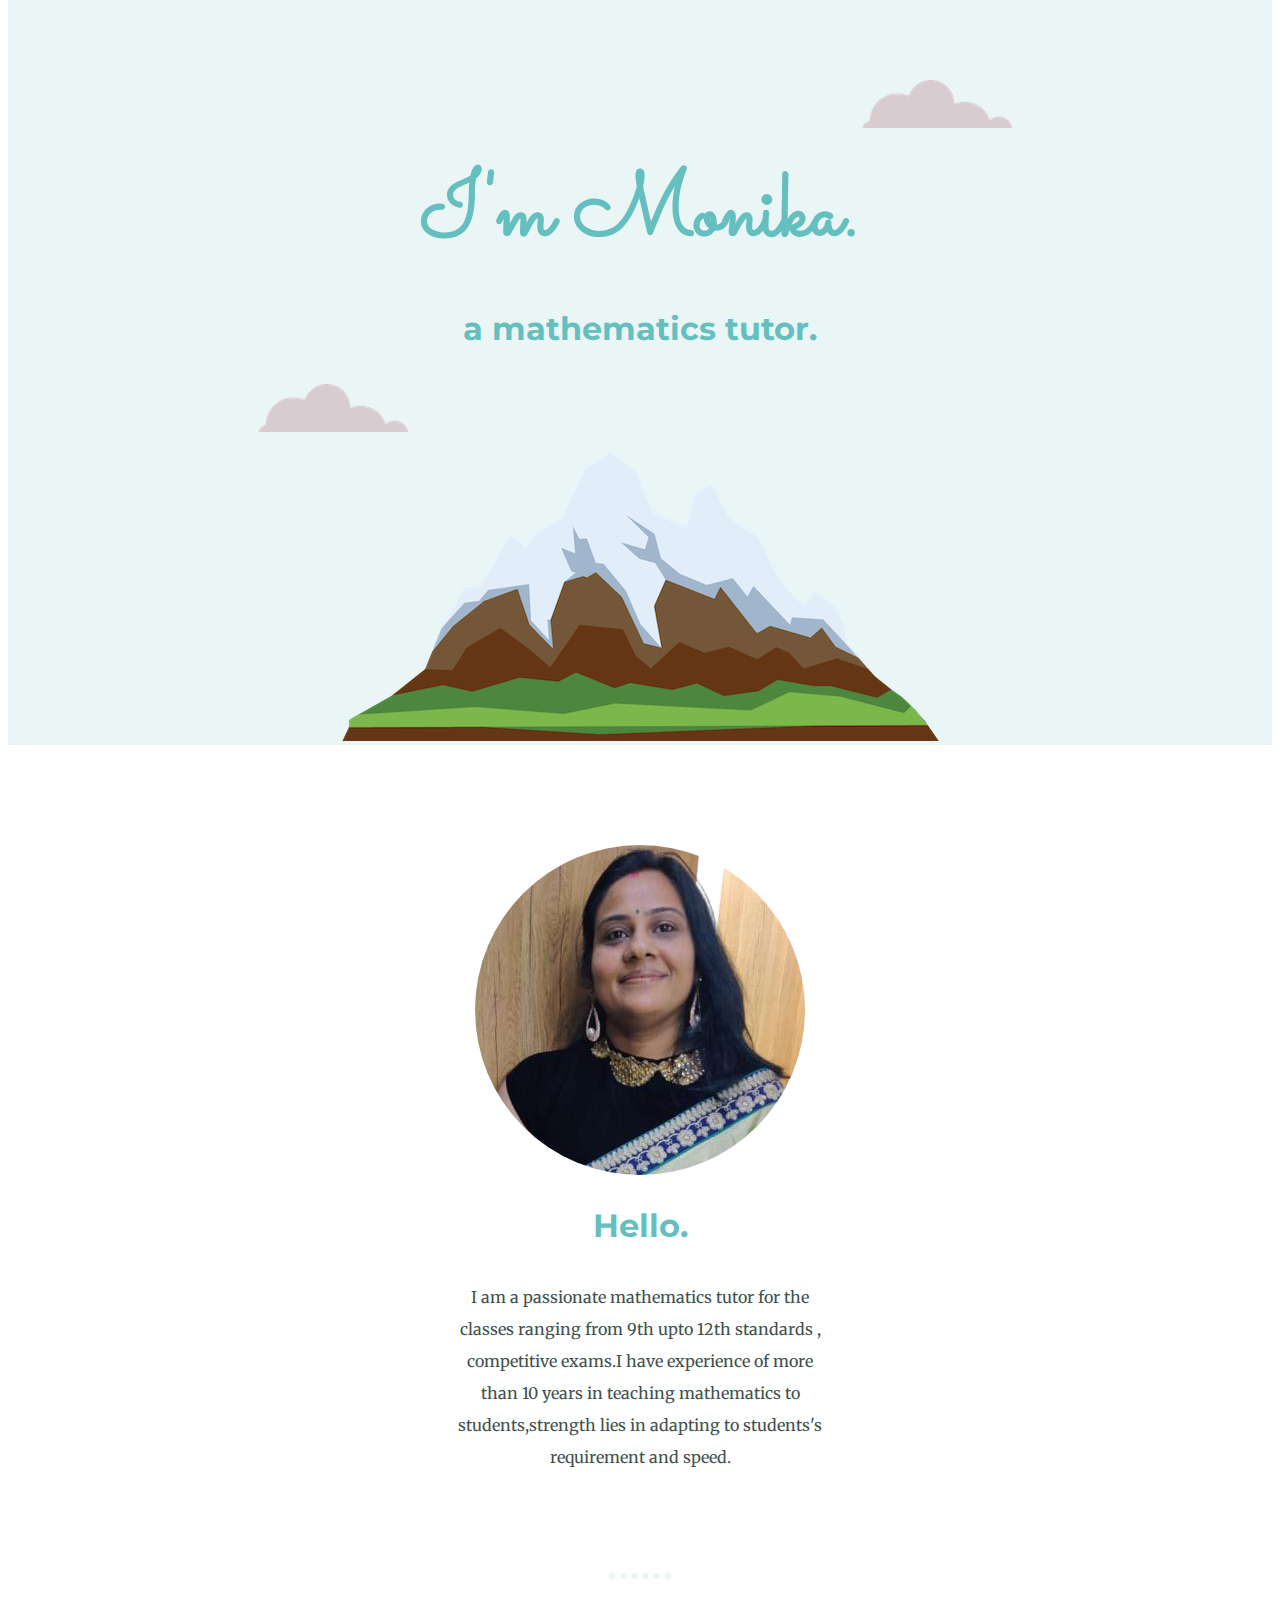
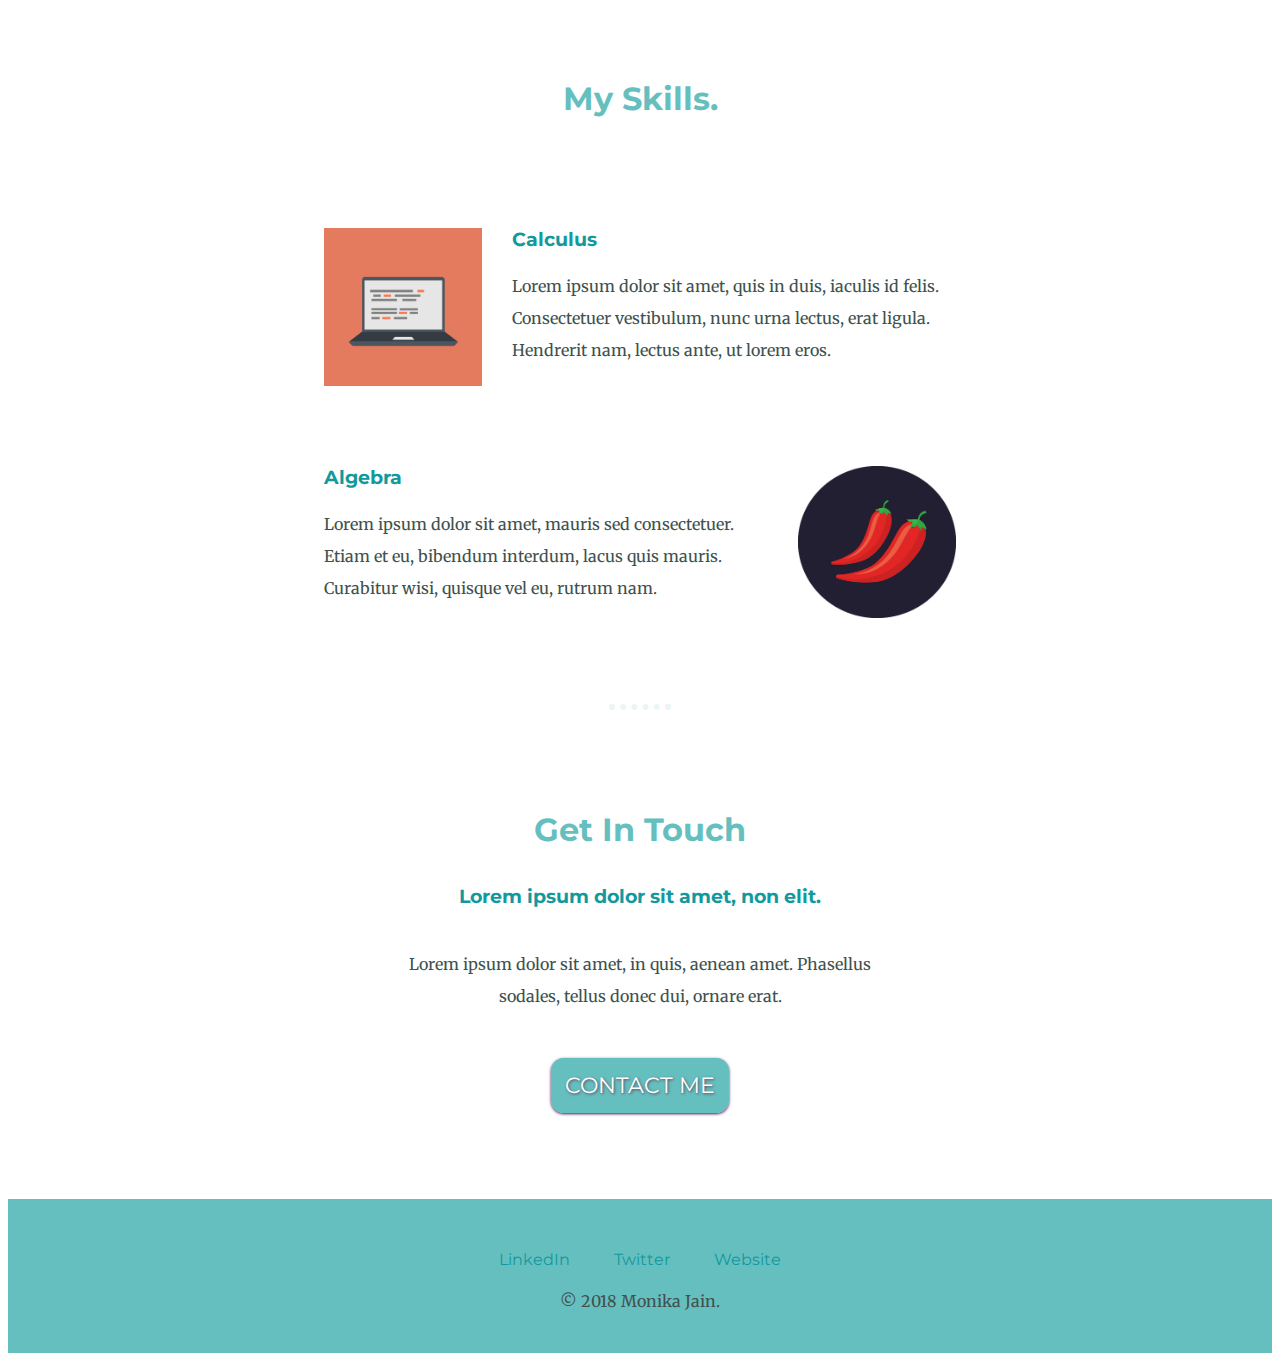
<file: index.html>
<!DOCTYPE html>
<html lang="en" dir="ltr">
  <head>
    <meta charset="utf-8">
    <title>Nitesh Jain</title>
    <link rel="stylesheet" href="css/styles.css">
    <link rel="icon" href="ico/favicon.ico">
    <link rel="preconnect" href="https://fonts.gstatic.com">
  <link href="https://fonts.googleapis.com/css2?family=Merriweather:wght@300&family=Montserrat:wght@100&family=Sacramento&display=swap" rel="stylesheet">
  <link href="https://fonts.googleapis.com/css2?family=Kalam&display=swap" rel="stylesheet">
  </head>
  <body>
    <div class="top-container">
      <img class=top_cloud src="images/cloud.png" alt="cloud-img">
      <h1>I'm Monika.</h1>
      <h2>a mathematics tutor.</h2>
      <img class=bottom_cloud src="images/cloud.png" alt="cloud-img">
      <img src="images/mountain.png" alt="mountain-img">
    </div>
    <div class="middle-container">
    <div class="profile">
      <img src="images/monika_jain.png" alt="">
      <h2>Hello.</h2>
      <p class="intro">I am a passionate mathematics tutor for the classes ranging from 9th upto 12th standards , competitive exams.I have experience of more than 10 years in teaching mathematics to students,strength lies in adapting to students's requirement and speed.</p>

    </div>
    <hr>
    <div class="skills">
      <h2>My Skills.</h2>
      <div class="skill-row">
        <img class="skill1-image" src="images/computer.png" alt="">
        <h3>Calculus</h3>
        <p>Lorem ipsum dolor sit amet, quis in duis, iaculis id felis. Consectetuer vestibulum, nunc urna lectus, erat ligula. Hendrerit nam, lectus ante, ut lorem eros.</p>
      </div>
      <div class="skill-row">
        <img class="skill2-image" src="images/chillies.png" alt="">
        <h3>Algebra</h3>
        <p>Lorem ipsum dolor sit amet, mauris sed consectetuer. Etiam et eu, bibendum interdum, lacus quis mauris. Curabitur wisi, quisque vel eu, rutrum nam.</p>
      </div>
    </div>
    <hr>
    <div class="contact-me">
      <h2>Get In Touch</h2>
      <h3>Lorem ipsum dolor sit amet, non elit.</h3>
      <p class="contact-message">Lorem ipsum dolor sit amet, in quis, aenean amet. Phasellus sodales, tellus donec dui, ornare erat.</p>

      <a class="btn" href="mailto:monika.lodha@gmail.com">CONTACT ME</a>
    </div>
  </div>


  <div class="bottom-container">
    <a class="footer-link" href="https://www.linkedin.com/">LinkedIn</a>
    <a class="footer-link" href="https://twitter.com/">Twitter</a>
    <a class="footer-link" href="https://www.appbrewery.co/">Website</a>
    <p id="copyright">© 2018 Monika Jain.</p>
  </div>
  </body>
</html>
</file>
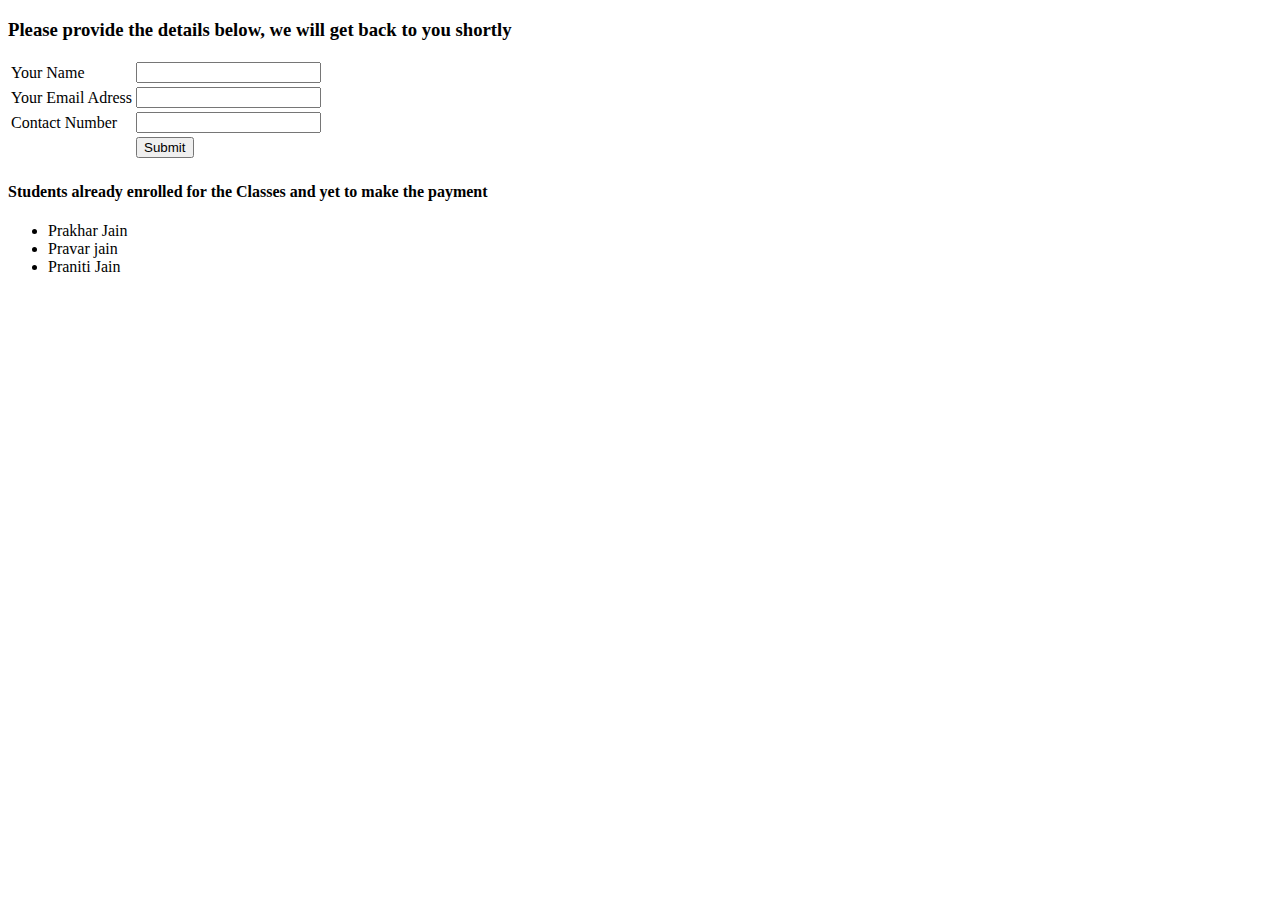
<file: contactUs.html>
<!DOCTYPE html>
<html lang="en" dir="ltr">
  <head>
    <meta charset="utf-8">
    <title>contact us</title>
  </head>
  <body>
    <h3>Please provide the details below, we will get back to you shortly</h3>
<form class="" action="index.html" method="post">
  <table>
    <tr>
      <td><label>Your Name</label></td><td><input type="text" name="" value="" required></td>
    </tr>
    <tr>
      <td><label>Your Email Adress</label></td><td><input type="email" name="" value="" required></td>
    </tr>
    <tr>
      <td><label>Contact Number</label></td><td><input type="text" name="" value="" required></td>
    </tr>
    
    <tr>
      <td><label></label></td><td><input type="submit" value="Submit"></td>
    </tr>
  </table>
</form>
    
    <h4>Students already enrolled for the Classes and yet to make the payment</h4>

<ul>
  <li>Prakhar Jain</li>
  <li>Pravar jain</li>
  <li>Praniti Jain</li>
</ul> 

  </body>
</html>
</file>
<file: css/styles.css>
.top-container{
  background-color:#eaf6f6;
    padding-top: 50px;
  position: relative;
}

.middle-container{
margin: 100px 0;
}

.bottom-container{
padding: 50px 0 20px;
  background-color: #66bfbf;

}
p{

  line-height: 2;
}

.intro{
  width:30%;
  margin:auto;
}

a{
  color:#11999e;
  margin:10px 20px;
  font-family: 'Montserrat', sans-serif;
text-decoration: none;
}

a:hover{
  color:#eaf6f6
}


body{
  color:40514e;
  margin-top: 0;

  text-align: center;
font-family: 'Merriweather', serif;
}
h1{
  position: relative;
  margin-top: 100px;
  margin-bottom: 20px;
  font-family: 'Sacramento', cursive;
  /* font-family: 'Kalam', cursive; */
  font-size: 5.65rem;
  color:#66bfbf;
}
h3{
  color:#11999e;
  font-family: 'Montserrat', sans-serif;
}

h2{
  color:#66bfbf;
font-family: 'Montserrat', sans-serif;
font-size: 2rem;
padding-bottom: 10px;

}

p{
  color: #40514e;
}

.copyright{

  color:#eaf6f6;
  font-size: 0.75rem;
  padding:20px 0;
}




.top_cloud{
  padding-top: 30px;
  right: 250px;
position: absolute;
margin-right: 10px;

}

.bottom_cloud{
position:  absolute;
left: 250px;
}

.skill-row{
  width:50%;
  margin: 100px auto 100px auto;
  text-align: left;

}

.skill1-image{
  width:25%;
  float:left;
  margin-right: 30px;
}


.skill2-image{
  width:25%;
  float:right;
  margin-left: 30px;
}
/* .skill1-image{
  height: 200px;
} */

#p-footer{
  color: #eaf6f6;
}

.footer-link{
  color:#11999e;
}

hr{
border:dotted #eaf6f6 6px;
border-bottom:none;
width:4%;
margin:100px auto;

}

.contact-message{
  width:40%;
  margin:40px auto 60px;
}

.btn {
  margin-top: 50PX;
  background: #66bfbf;
  background-image: -webkit-linear-gradient(top, #66bfbf, #66bfbf);
  background-image: -moz-linear-gradient(top, #66bfbf, #66bfbf);
  background-image: -ms-linear-gradient(top, #66bfbf, #66bfbf);
  background-image: -o-linear-gradient(top, #66bfbf, #66bfbf);
  background-image: linear-gradient(to bottom, #66bfbf, #66bfbf);
  -webkit-border-radius: 13;
  -moz-border-radius: 13;
  border-radius: 13px;
  text-shadow: 1px 1px 3px #574057;
  -webkit-box-shadow: 0px 1px 3px #4f0d4f;
  -moz-box-shadow: 0px 1px 3px #4f0d4f;
  box-shadow: 0px 1px 3px #4f0d4f;
  font-family: 'Montserrat', sans-serif;
  color: #ffffff;
  font-size: 22px;
  padding: 14px;
  text-decoration: none;
}

.btn:hover {
  background: #04b8cc;
  text-decoration: none;
}
</file>
